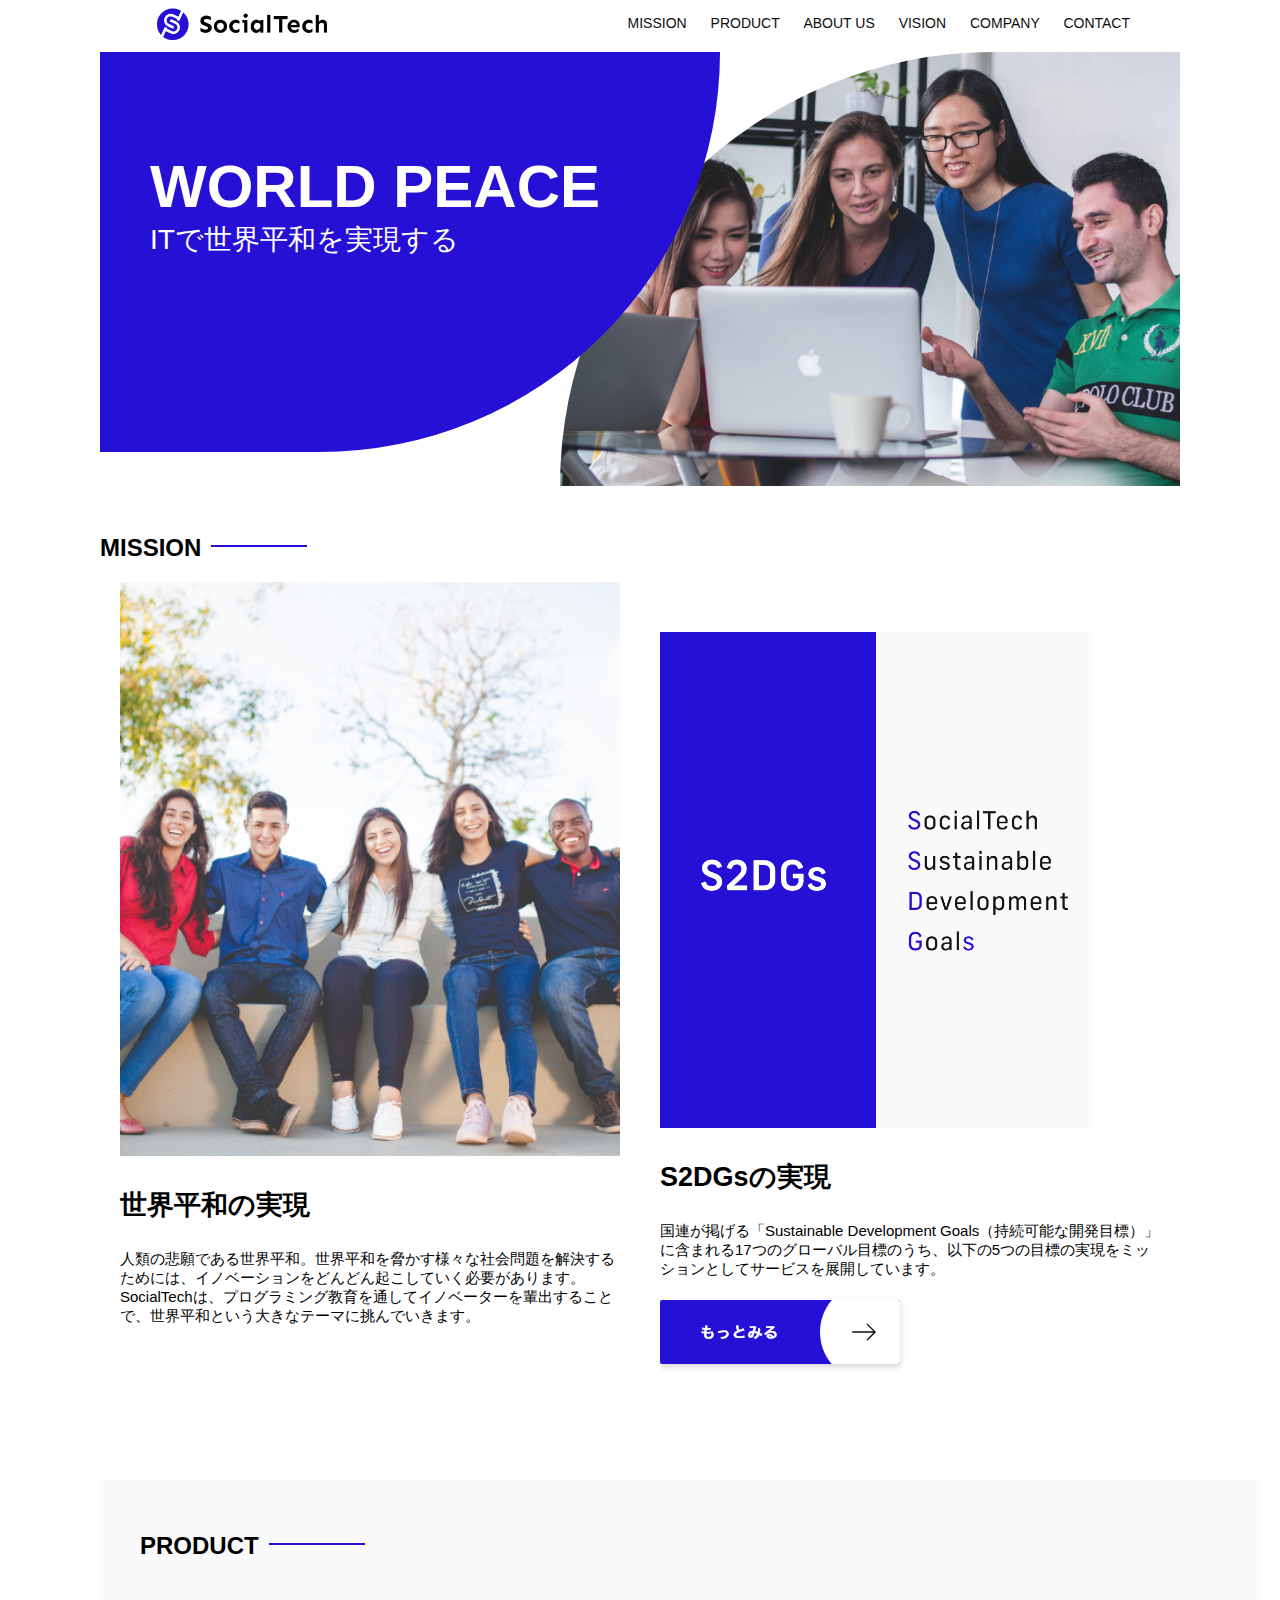
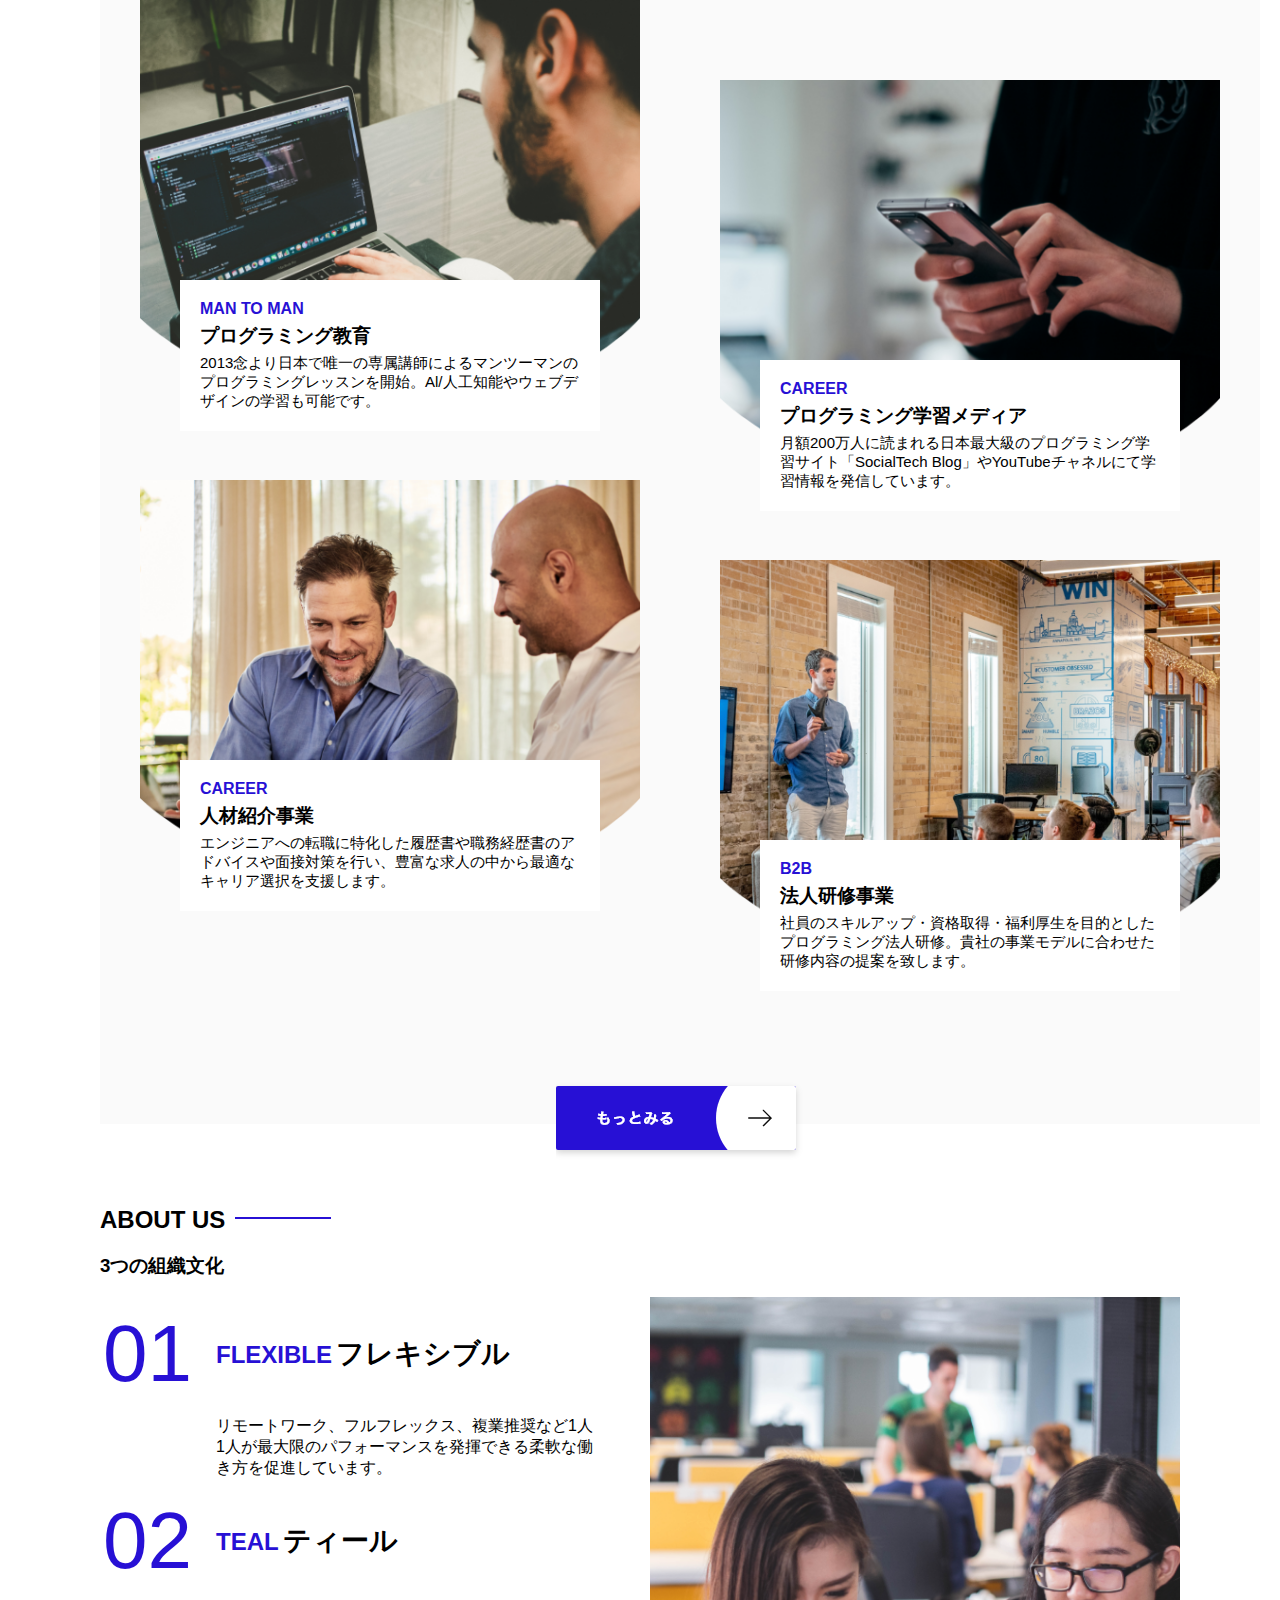
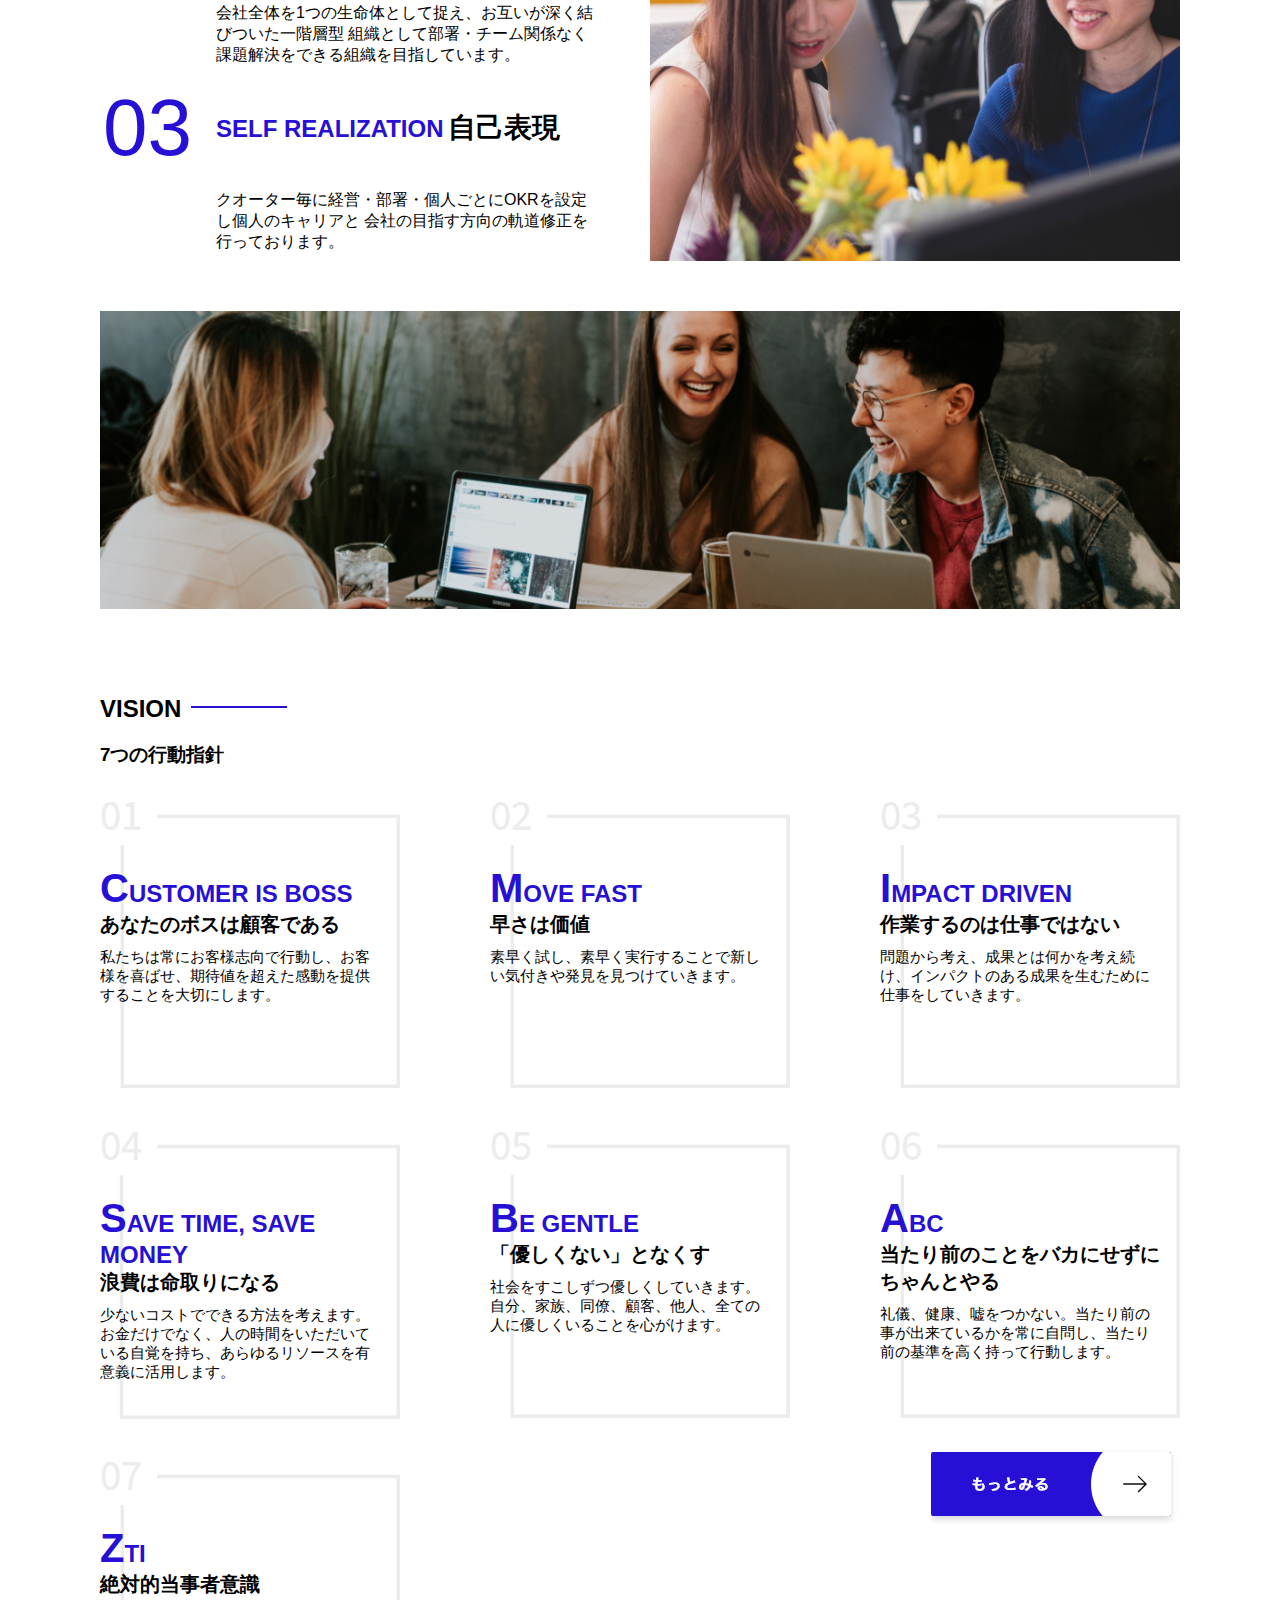
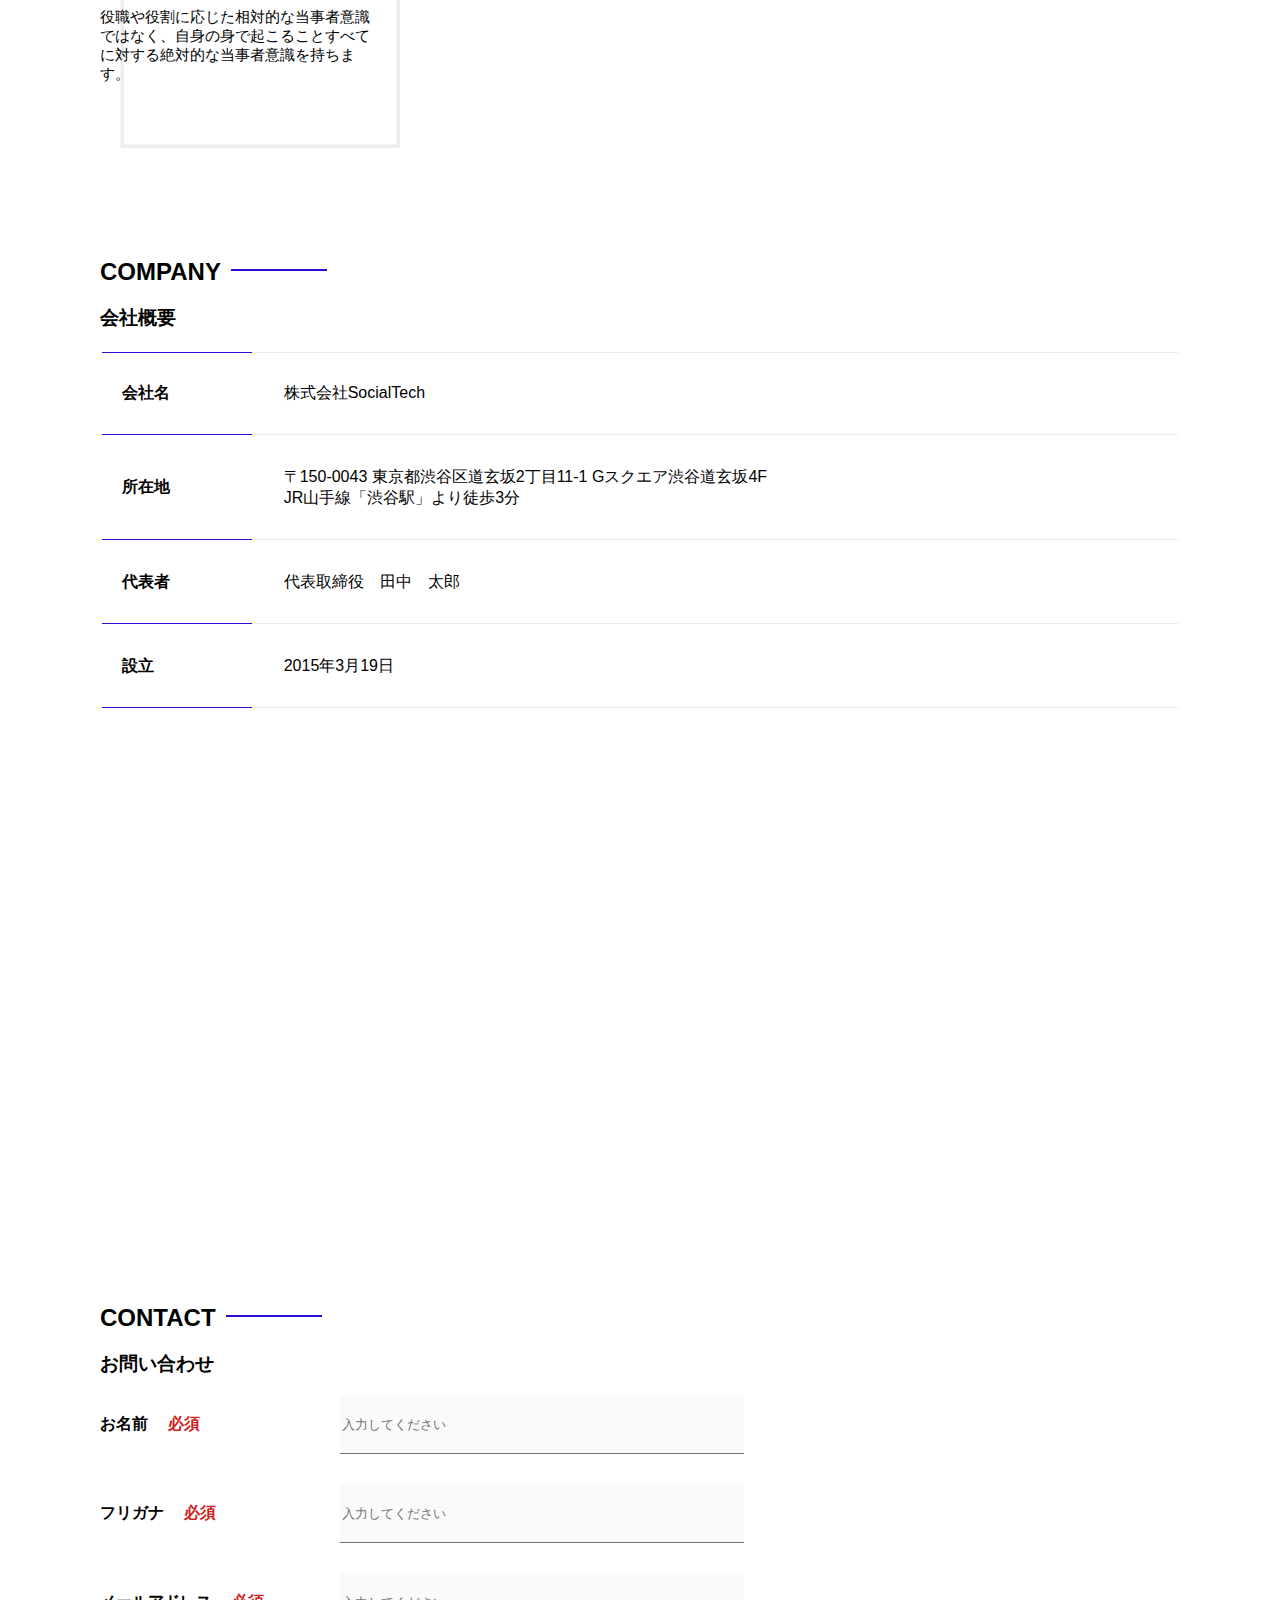
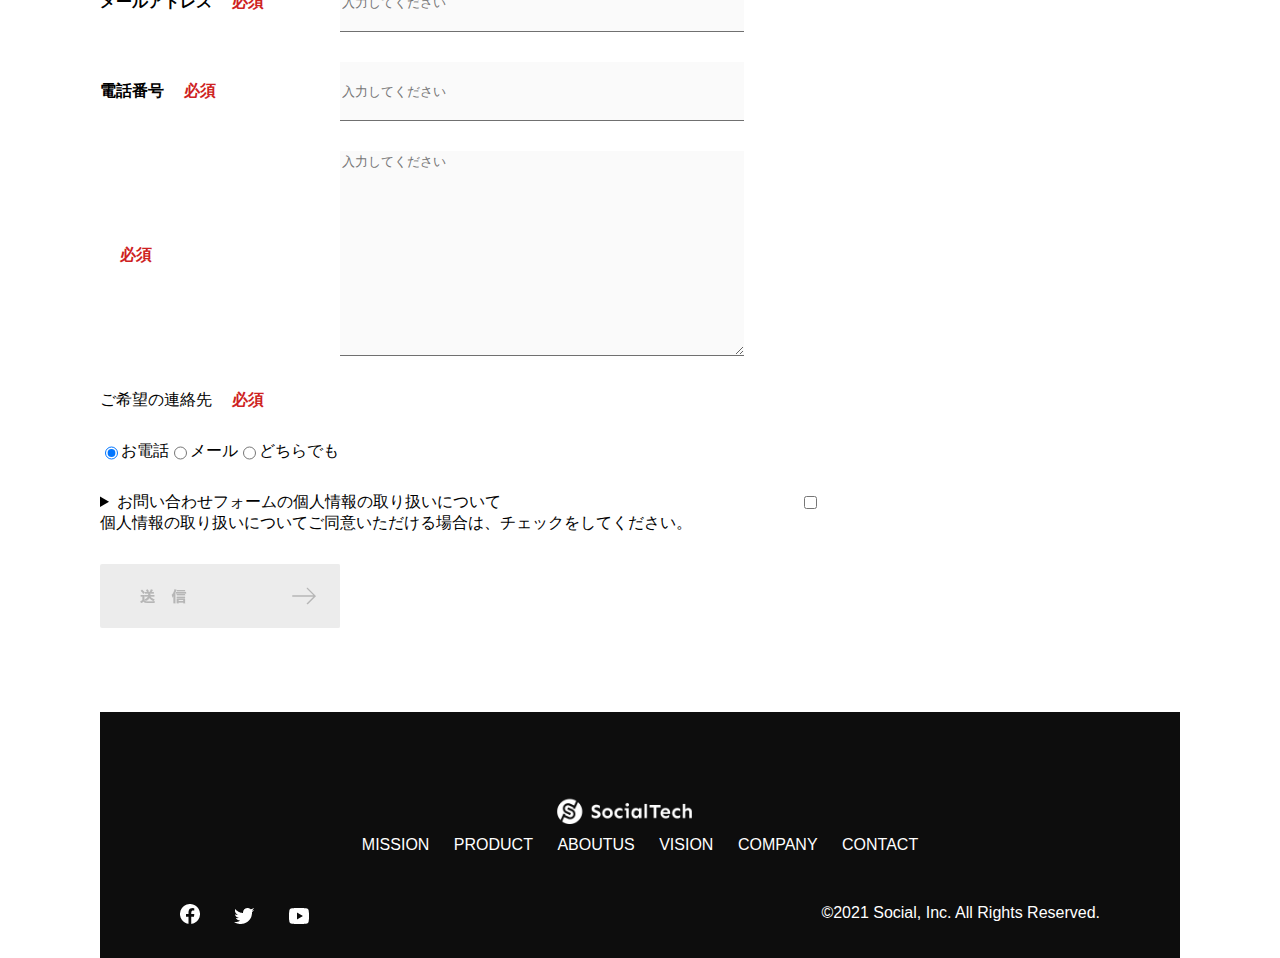
<file: index.html>
<!DOCTYPE html>
<html lang="en">
<head>
    <meta charset="UTF-8">
    <meta http-equiv="X-UA-Compatible" content="IE=edge">
    <meta name="viewport" content="width=device-width, initial-scale=1.0">
    <meta description="SocialTechはEdTech業界のリーディングカンパニーを目指します。">
    <title>Document</title>
    <link rel="stylesheet" href="style.css">
</head>
<body>
    <header>
        <a href="index.html" id="logo"><img src="images/logo.png" alt="トップページに戻る"></a>
        <nav id="nav-pc">
        <a href="mission.html">MISSION</a>
        <a href="product.html">PRODUCT</a>
        <a href="index.html#aboutus">ABOUT US</a>
        <a href="index.html#vision">VISION</a>
        <a href="index.html#company">COMPANY</a>
        <a href="index.html#contact">CONTACT</a>
        </nav>
        <img id="menu-sp" src="images/button-menu.png" alt="ナビゲーションを開く" onclick="document.getElementById('nav-sp').style.display = 'block'">
        <nav id="nav-sp">
            <img id="close" src="images/button-close.png" alt="ナビゲーションを閉じる" onclick="document.getElementById('nav-sp').style.display = 'none'">
            <a id="logo-sp" href="index.html" onclock="document.getElementById('nav-sp').style.display = 'none'"><img
                src="images/logo-sp.png" alt="トップページに戻る"></a>
            <a class="menu" href="mission.html" onclock="document.getElementById('nav-sp').style.display = 'none'">MISSION</a>
            <a class="menu" href="product.html" onclock="document.getElementById('nav-sp').style.display = 'none'">PRODUCT</a>
            <a class="menu" href="index.html#aboutus" onclock="document.getElementById('nav-sp').style.display = 'none'">ABOUTUS</a>
            <a class="menu" href="index.html#vision" onclock="document.getElementById('nav-sp').style.display = 'none'">VISION</a>
            <a class="menu" href="index.html#company" onclock="document.getElementById('nav-sp').style.display = 'none'">COMPANY</a>
            <a class="menu" href="index.html#contact" onclock="document.getElementById('nav-sp').style.display = 'none'">CONTACT</a>
            <div id="sns">
                <a href="https://www.facebook.com/sejuku2013"><img src="images/button-facebook.png" alt="Facebookのリンク"></a>
                <a href="https://twitter.com/samuraijuku"><img src="images/button-twitter.png" alt="Twitterのリンク"></a>
                <a href="https://www.youtube.com/channel/UCCFOQO5aDK0xXam4cUQXT8g"><img src="images/button-youtube.png" alt="YouTubeのリンク"></a>
            </div>
        </nav>
    </header>
    <main>
        <article>
            <section id="main-visual">
            <div id="main-message">
            <h1>WORLD PEACE</h1>
            <p>ITで世界平和を実現する</p>
            </div>
            <img src="images/index/index-main.png" alt="PCの周りに集まる多国籍の仲間たち"> 
            </section>
            <section id="mission">
                <h2 class="index-h2">MISSION</h2>
                <div id="mission-flex">
                    <div>
                        <img id="mission-photo" src="images/index/index-mission.png" alt="屋外のベンチで写真を撮影する多国籍の仲間たち">
                        <h3>世界平和の実現</h3>
                        <p>
                        人類の悲願である世界平和。世界平和を脅かす様々な社会問題を解決するためには、イノベーションをどんどん起こしていく必要があります。SocialTechは、プログラミング教育を通してイノベーターを輩出することで、世界平和という大きなテーマに挑んでいきます。
                        </p>
                    </div>
                    <div>
                        <img id="s2dgs" src="images/index/s2dgs.png" alt="S2DGs">
                        <h3>S2DGsの実現</h3>
                        <p>
                        国連が掲げる「Sustainable Development Goals（持続可能な開発目標）」に含まれる17つのグローバル目標のうち、以下の5つの目標の実現をミッションとしてサービスを展開しています。
                        </p>
                        <a href="mission.html">
                            <img src="images/button-more.png" alt="もっとみる">
                        </a>
                    </div>
                </div>
            </section>
                <section id="product">
                    <h2 class="index-h2">PRODUCT</h2>
                    <div>
                        <div id="product-left">
                            <div>
                                <img class="product-photo" src="images/index/index-mantoman.png" alt="PCでコードを書く男性">
                                <div class="product-explain">
                                    <span>MAN TO MAN</span>
                                    <h3>プログラミング教育</h3>
                                    <p>
                                        2013念より日本で唯一の専属講師によるマンツーマンのプログラミングレッスンを開始。Al/人工知能やウェブデザインの学習も可能です。
                                    </p>
                                </div>
                            </div>
                            <div>
                                <img class="product-photo" src="images/index/index-career.png" alt="PCでコードを書く男性">
                                <div class="product-explain">
                                    <span>CAREER</span>
                                    <h3>人材紹介事業</h3>
                                    <p>
                                        エンジニアへの転職に特化した履歴書や職務経歴書のアドバイスや面接対策を行い、豊富な求人の中から最適なキャリア選択を支援します。
                                    </p>
                                </div>
                            </div>
                        </div>
                       <div id="product-right">
                           <div>
                               <img class="product-photo" src="images/index/index-media.png" alt="">
                               <div class="product-explain">
                                   <span>CAREER</span>
                                   <h3>プログラミング学習メディア</h3>
                                   <p>
                                       月額200万人に読まれる日本最大級のプログラミング学習サイト「SocialTech Blog」やYouTubeチャネルにて学習情報を発信しています。
                                    </p>
                                </div>
                            </div>
                            <div>
                                <img class="product-photo" src="images/index/index-b2b.png" alt="講演中の男性とそれを聴く人々">
                                <div class="product-explain">
                                    <span>B2B</span>
                                    <h3>法人研修事業</h3>
                                    <p>
                                        社員のスキルアップ・資格取得・福利厚生を目的としたプログラミング法人研修。貴社の事業モデルに合わせた研修内容の提案を致します。
                                    </p>
                                </div>
                           </div>
                       </div>
                    </div>
                       <div>
                       <a id="product-more" href="product.html">
                        <img src="images/button-more.png" alt="もっとみる">
                       </a>
                       </div>
                </section>
                <section id="aboutus">
                    <h2 class="index-h2">ABOUT US</h2>
                    <h3>3つの組織文化</h3>
                    <div>
                        <table class="culture-table">
                            <tr>
                                <td>
                                    <span class="culture-num">01</span>
                                </td>
                                <td>
                                    <span class="culture-en">FLEXIBLE</span>
                                    <span class="culture-jp">フレキシブル</span>
                                </td>
                            </tr>
                            <tr>
                                <td>

                                </td>
                                <td>
                                    <p class="culture-description"></p>
                                    リモートワーク、フルフレックス、複業推奨など1人1人が最大限のパフォーマンスを発揮できる柔軟な働き方を促進しています。
                                </td>
                            </tr>
                            <tr>
                                <td>
                                    <span class="culture-num">02</span>
                                </td>
                                <td>
                                    <span class="culture-en">TEAL</span>
                                    <span class="culture-jp">ティール</span>
                                </td>
                            </tr>
                            <tr>
                                <td>

                                </td>
                                <td>
                                    会社全体を1つの生命体として捉え、お互いが深く結びついた一階層型
                                    組織として部署・チーム関係なく課題解決をできる組織を目指しています。
                                </td>
                            </tr>
                            <tr>
                                <td>
                                    <span class="culture-num">03</span>
                                </td>
                                <td>
                                    <span class="culture-en">SELF REALIZATION</span>
                                    <span class="culture-jp">自己表現</span>
                                </td>
                            </tr>
                            <tr>
                                <td>

                                </td>
                                <td>
                                    クオーター毎に経営・部署・個人ごとにOKRを設定し個人のキャリアと
                                    会社の目指す方向の軌道修正を行っております。
                                </td>
                            </tr>
                        </table>
                        <img class="culture-img" src="images/index/index-aboutus1.png" alt="笑顔で話し合う2人の女性">
                    </div>
                    <img class="culture-img2" src="images/index/index-aboutus2.png" alt="笑顔で話し合う3人の男女">
                </section>
                <section id="vision">
                    <h2 class="index-h2">VISION</h2>
                    <h3>7つの行動指針</h3>
                    <div>
                        <div class="vision-box">
                            <img src="images/index/vision-01.png" alt="01">
                            <span>
                                <h4>CUSTOMER IS BOSS</h4>
                                <h5>あなたのボスは顧客である</h5>
                                <p>私たちは常にお客様志向で行動し、お客様を喜ばせ、期待値を超えた感動を提供することを大切にします。</p>
                            </span>
                        </div>
                        <div class="vision-box">
                            <img src="images/index/vision-02.png" alt="02">
                            <span>
                                <h4>MOVE FAST</h4>
                                <h5>早さは価値</h5>
                                <p>素早く試し、素早く実行することで新しい気付きや発見を見つけていきます。</p>
                            </span>
                        </div>
                        <div class="vision-box">
                            <img src="images/index/vision-03.png" alt="03">
                            <span>
                                <h4>IMPACT DRIVEN</h4>
                                <h5>作業するのは仕事ではない</h5>
                                <p>問題から考え、成果とは何かを考え続け、インパクトのある成果を生むために仕事をしていきます。</p>
                            </span>
                        </div>
                        <div class="vision-box">
                            <img src="images/index/vision-04.png" alt="04">
                            <span>
                                <h4>SAVE TIME, SAVE MONEY</h4>
                                <h5>浪費は命取りになる</h5>
                                <p>少ないコストでできる方法を考えます。お金だけでなく、人の時間をいただいている自覚を持ち、あらゆるリソースを有意義に活用します。</p>
                            </span>
                        </div>
                        <div class="vision-box">
                            <img src="images/index/vision-05.png" alt="05">
                            <span>
                                <h4>BE GENTLE</h4>
                                <h5>「優しくない」となくす</h5>
                                <p>社会をすこしずつ優しくしていきます。自分、家族、同僚、顧客、他人、全ての人に優しくいることを心がけます。</p>
                            </span>
                        </div>
                        <div class="vision-box">
                            <img src="images/index/vision-06.png" alt="06">
                            <span>
                                <h4>ABC</h4>
                                <h5>当たり前のことをバカにせずにちゃんとやる</h5>
                                <p>礼儀、健康、嘘をつかない。当たり前の事が出来ているかを常に自問し、当たり前の基準を高く持って行動します。</p>
                            </span>
                        </div>
                        <div class="vision-box">
                            <img src="images/index/vision-07.png" alt="07">
                            <span>
                                <h4>ZTI</h4>
                                <h5>絶対的当事者意識</h5>
                                <p>役職や役割に応じた相対的な当事者意識ではなく、自身の身で起こることすべてに対する絶対的な当事者意識を持ちます。</p>
                            </span>
                        </div> 
                        <div>
                            <a id="product-more" href="product.html">
                             <img src="images/button-more.png" alt="もっとみる">
                            </a>
                            </div>         
                    </div>
                </section>
                <section id="company">
                    <h2 class="index-h2">COMPANY</h2>
                    <h3>会社概要</h3>
                    <table id="company-table">
                        <tr>
                            <th class="tableheader-first">会社名</th>
                            <td class="cell-first">株式会社SocialTech</td>
                        </tr>
                        <tr>
                            <th class="tableheader">所在地</th>
                            <td class="cell">〒150-0043 東京都渋谷区道玄坂2丁目11-1 Gスクエア渋谷道玄坂4F<br>JR山手線「渋谷駅」より徒歩3分</td>
                        </tr>
                        <tr>
                            <th class="tableheader">代表者</th>
                            <td class="cell">代表取締役　田中　太郎</td>
                        </tr>
                        <tr>
                            <th class="tableheader">設立</th>
                            <td class="cell">2015年3月19日</td>
                        </tr>
                    </table>
                    <iframe
                    src="https://www.google.com/maps/embed?pb=!1m18!1m12!1m3!1d3241.775954485206!2d139.69400201452794!3d35.65789123886056!2m3!1f0!2f0!3f0!3m2!1i1024!2i768!4f13.1!3m3!1m2!1s0x60188b55ffeee63f%3A0x73330361de4fb84f!2z44CSMTUwLTAwNDMg5p2x5Lqs6YO95riL6LC35Yy66YGT546E5Z2C77yS5LiB55uu77yR77yR4oiSMSBHIDRm!5e0!3m2!1sja!2sjp!4v1644131221217!5m2!1sja!2sjp"
                    style="border:0" allowfullscreen="" loading="lazy">
                    </iframe>
                </section>
                <section id="contact">
                    <h2 class="index-h2">CONTACT</h2>
                    <h3>お問い合わせ</h3>
                        <form action="https://api.staticforms.xyz/submit" method="post">
                            <input type="text" name="honeypot" style="display:none">
                            <input type="hidden" name="accessKey" value="cc62ba55-5632-4394-bb91-3f7382d41bdd">
                            <input type="hidden" name="subject" value="Webサイトからお問い合わせがありました" />
                            <input type="hidden" name="replyTo" value="b093820profit@gmail.com">
                            <input type="hidden" name="redirectTo" value="">
                        <div>
                        <div class="contact-heading">
                            <label class="contact-label">お名前<span class="contact-span">必須</span></label>
                        </div>
                        <div class="contact-form">
                            <input type="text" name="name" placeholder="入力してください" class="contact-textbox">
                        </div>
                    　　</div>
                        <div>
                        <div class="contact-heading">
                            <label class="contact-label">フリガナ<span class="contact-span">必須</span></label>
                        </div>
                        <div class="contact-form">
                            <input type="text" name="furigana" placeholder="入力してください" class="contact-textbox">
                        </div>
                        </div>
                        <div>
                        <div class="contact-heading">
                            <label class="contact-label">メールアドレス<span class="contact-span">必須</span></label>
                        </div>
                        <div class="contact-form">
                            <input type="text" name="e-mail" placeholder="入力してください" class="contact-textbox">                                </div>
                        </div>
                        <div>
                        <div class="contact-heading">
                            <label class="contact-label">電話番号<span class="contact-span">必須</span></label>
                        </div>
                        <div class="contact-form">
                            <input type="text" name="tel" placeholder="入力してください" class="contact-textbox">                                </div>
                        </div>
                        <div>
                        <div class="contact-heading">
                            <label class="contact-form"><span class="contact-span">必須</span></label>
                        </div>
                        <div class="contact-form">
                            <textarea class="contact-textarea" placeholder="入力してください" name="message"></textarea>
                        </div>
                        </div>
                        <div class="contact-heading">
                            <label class="contact-form">ご希望の連絡先<span class="contact-span">必須</span></label>
                        </div>
                        <div>
                            <input class="radiobutton" type="radio" value="tel" name="contact" checked><label>お電話</label>
                            <input class="radiobutton" type="radio" value="mail" name="contact"><label>メール</label>
                            <input class="radiobutton" type="radio" value="both" name="contact"><label>どちらでも</label>
                        </div>
                        <div>
                            <details>
                                <summary>お問い合わせフォームの個人情報の取り扱いについて</summary>
                                <div>
                                <span>１．組織の名称又は氏名</span><br>
                   株式会社SocialTech<br><br>
                   <span>２．個人情報保護管理者（若しくはその代理人）の氏名又は職名、所属及び連絡先
                     鈴木 一郎 コーポレート部</span><br>
                   メールアドレス：support@socialtech.net<br>
                   TEL：03-xxxx-xxxx<br>
                   <span>３．個人情報の利用目的</span><br>
                   ・本サービス及び本サービスに関連する情報の提供又はそれらに関する連絡のため<br>
                   ・ユーザーの本人確認のため<br>
                   ・当社サービスのご案内のため<br>
                   ・当社の商品等の広告または宣伝（電子メールによるものを含むものとします。）<br><br>
                   <span>４．個人情報の取り扱い業務の委託</span><br>
                   個人情報の取扱業務の全部または一部を外部に業務委託する場合があります。<br>
                   その際、弊社は、個人情報を適切に保護できる管理体制を敷き実行していることを条件として<br>
                   委託先を厳選したうえで、機密保持契約を委託先と締結し、お客様の個人情報を厳密に管理させます。<br><br>
                   <span>５．個人情報の開示等の請求</span><br>
                   お客様は、弊社に対してご自身の個人情報の開示等（利用目的の通知、開示、内容の訂正・追加・削除、利用の停止または消去、第三者への提供の停止）に関して、当社問合わせ窓口に申し出ることができます。<br>
                   その際、弊社はお客様ご本人を確認させていただいたうえで、合理的な期間内に対応いたします。<br><br>
                   なお、個人情報に関する弊社問合わせ先は、次の通りです。<br><br>
                   株式会社SocialTech　個人情報問合せ窓口<br>
                   〒150-0043　東京都渋谷区道玄坂2丁目11-1 Ｇスクエア渋谷道玄坂 4F<br>
                   メールアドレス：support@socialtech.net　TEL：03-xxxx-xxxx<br><br>
                   <span>６．個人情報を提供されることの任意性について</span><br><br>
                   お客様がご自身の個人情報を弊社に提供されるか否かは、お客様のご判断によりますが、もしご提供されない場合には、適切なサービスが提供できない場合がありますので予めご了承ください。
                                </div>
                            </details>
                            <input type="checkbox" name="agree">
                            <span>個人情報の取り扱いについてご同意いただける場合は、チェックをしてください。</span>
                        </div>
                        <input type="image" value="Submit" src="images/button-submit.png" alt="送信する">
                    </form>
                </section>
                <footer>
                    <div id="footer-logo">
                        <img src="images/logo-sp.png" alt="SocialTech">
                    </div>
                    <div id="footer-link">
                        <a href="mission.html">MISSION</a>
                        <a href="product.html">PRODUCT</a>
                        <a href="index.html#aboutus">ABOUTUS</a>
                        <a href="index.html#vision">VISION</a>
                        <a href="index.html#company">COMPANY</a>
                        <a href="index.html#contact">CONTACT</a>
                    </div>
                    <div id="sns-footer">
                        <a href="https://www.facebook.com/sejuku2013"><img src="images/button-facebook.png" alt="Facebookのリンク"></a>
                        <a href="https://twitter.com/samuraijuku"><img src="images/button-twitter.png" alt="Twitterのリンク"></a>
                        <a href="https://www.youtube.com/channel/UCCFOQO5aDK0xXam4cUQXT8g"><img src="images/button-youtube.png" alt="YouTubeのリンク"></a>
                        <span id="copyright">&copy;2021 Social, Inc. All Rights Reserved. </span>
                    </div>
                </footer>
        </article>
    </main>    
</body>
</html>
</file>
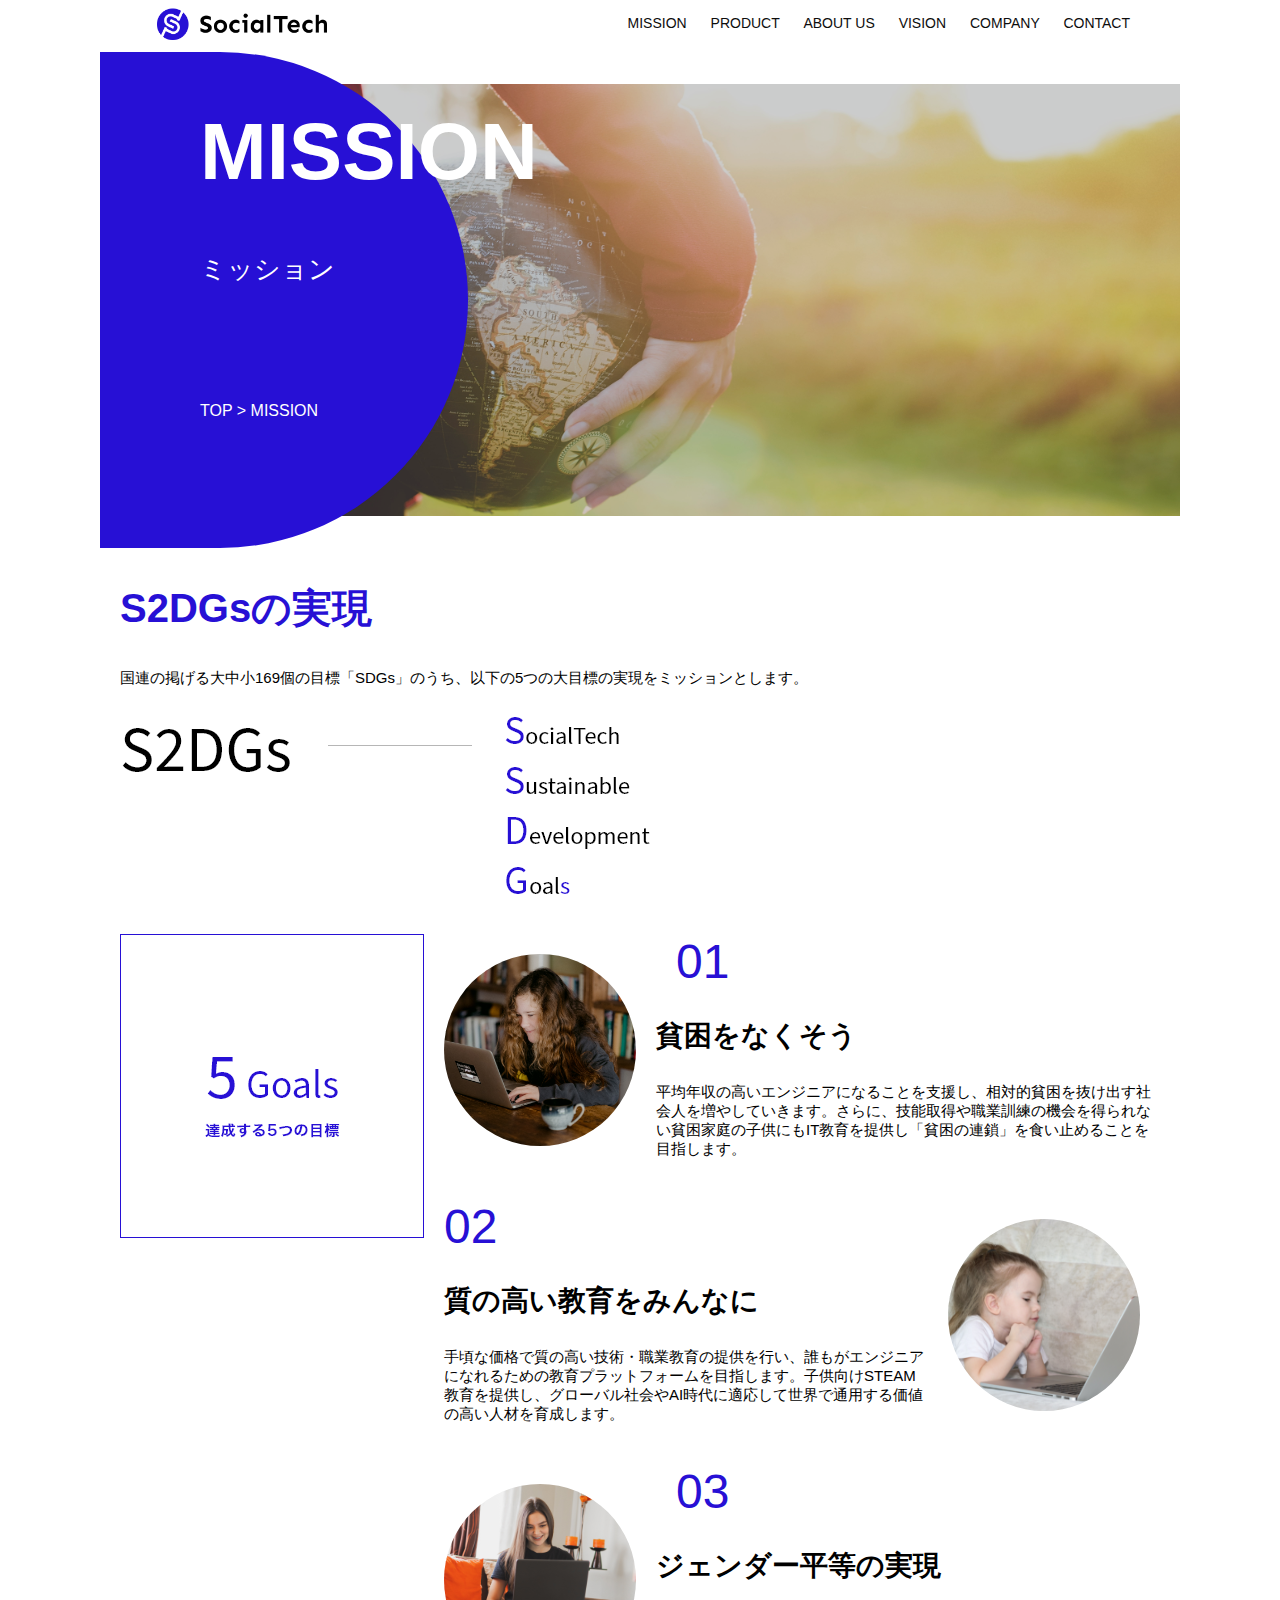
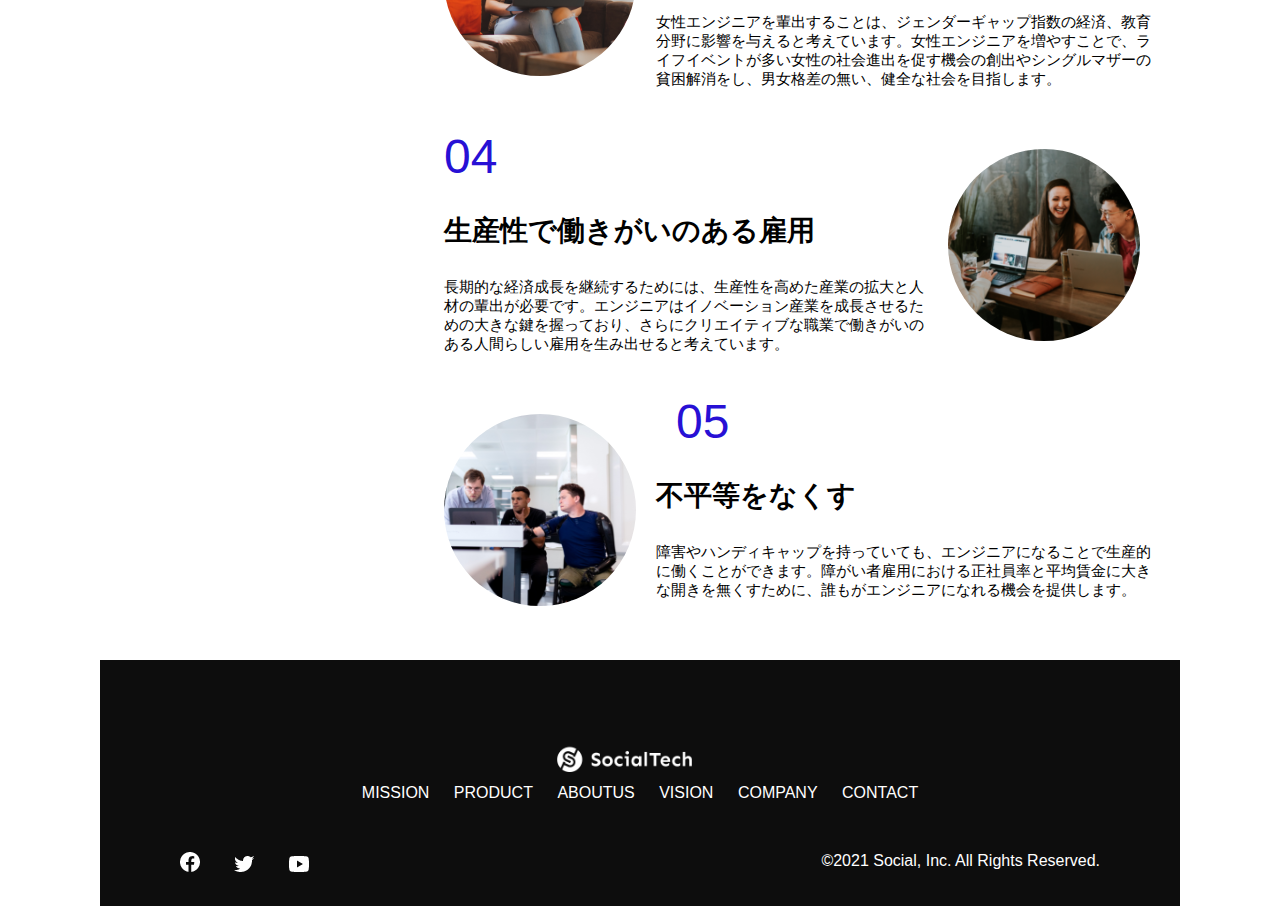
<file: mission.html>
<!DOCTYPE html>
<html lang="en">
<head>
    <meta charset="UTF-8">
    <meta http-equiv="X-UA-Compatible" content="IE=edge">
    <meta description="SocialTechが目指す５つの目標（S2DGs）を紹介します">
    <meta name="viewport" content="width=device-width, initial-scale=1.0">
    <title>SocialTech - MISSION　ミッション -</title>
    <link rel="stylesheet" href="style.css">
</head>
<body>
    <header>
        <a href="index.html" id="logo"><img src="images/logo.png" alt="トップページに戻る"></a>
        <nav id="nav-pc">
        <a href="mission.html">MISSION</a>
        <a href="product.html">PRODUCT</a>
        <a href="index.html#aboutus">ABOUT US</a>
        <a href="index.html#vision">VISION</a>
        <a href="index.html#company">COMPANY</a>
        <a href="index.html#contact">CONTACT</a>
        </nav>
        <img id="menu-sp" src="images/button-menu.png" alt="ナビゲーションを開く" onclick="document.getElementById('nav-sp').style.display = 'block'">
        <nav id="nav-sp">
            <img id="close" src="images/button-close.png" alt="ナビゲーションを閉じる" onclick="document.getElementById('nav-sp').style.display = 'none'">
            <a id="logo-sp" href="index.html" onclock="document.getElementById('nav-sp').style.display = 'none'"><img
                src="images/logo-sp.png" alt="トップページに戻る"></a>
            <a class="menu" href="mission.html" onclock="document.getElementById('nav-sp').style.display = 'none'">MISSION</a>
            <a class="menu" href="product.html" onclock="document.getElementById('nav-sp').style.display = 'none'">PRODUCT</a>
            <a class="menu" href="index.html#aboutus" onclock="document.getElementById('nav-sp').style.display = 'none'">ABOUTUS</a>
            <a class="menu" href="index.html#vision" onclock="document.getElementById('nav-sp').style.display = 'none'">VISION</a>
            <a class="menu" href="index.html#company" onclock="document.getElementById('nav-sp').style.display = 'none'">COMPANY</a>
            <a class="menu" href="index.html#contact" onclock="document.getElementById('nav-sp').style.display = 'none'">CONTACT</a>
            <div id="sns">
                <a href="https://www.facebook.com/sejuku2013"><img src="images/button-facebook.png" alt="Facebookのリンク"></a>
                <a href="https://twitter.com/samuraijuku"><img src="images/button-twitter.png" alt="Twitterのリンク"></a>
                <a href="https://www.youtube.com/channel/UCCFOQO5aDK0xXam4cUQXT8g"><img src="images/button-youtube.png" alt="YouTubeのリンク"></a>
            </div>
        </nav>
    </header>
<main>
    <article>
        <section id="mission-main">
            <div id="mission-title">
                <h1>MISSION</h1>
                <span>ミッション</span>
                <div>TOP > MISSION</div>
            </div>
        </section>
        <section id="mission-s2dgs">
            <h2 class="mission-h2">S2DGsの実現</h2>
            <p>国連の掲げる大中小169個の目標「SDGs」のうち、以下の5つの大目標の実現をミッションとします。</p>
            <img src="images/mission/mission-s2dgs.png" alt="S2dgs">
        </section>
        <section  id="mission-5goals">
            <div>
                <img id="s2dgs-image" src="images/mission/mission-5goals.png" alt="5Goals">
            </div>
            <div>
                <div>
                    <img class="fivegoals-images-left" src="images/mission/mission-5goals01.png" alt="PCを操作する女の子">
                    <span class="fivegoals-number">01</span>
                    <h3 class="fivegoals-h3">貧困をなくそう</h3>
                    <p class="fivegoals-p">
                        平均年収の高いエンジニアになることを支援し、相対的貧困を抜け出す社会人を増やしていきます。さらに、技能取得や職業訓練の機会を得られない貧困家庭の子供にもIT教育を提供し「貧困の連鎖」を食い止めることを目指します。
                    </p>
                </div>
                <div>
                    <img class="fivegoals-images-right" src="images/mission/mission-5goals02.png" alt="PCを見つめる小さい女の子">
                    <span class="fivegoals-number">02</span>
                    <h3 class="fivegoals-h3">質の高い教育をみんなに</h3>
                    <p class="fivegoals-p">
                        手頃な価格で質の高い技術・職業教育の提供を行い、誰もがエンジニアになれるための教育プラットフォームを目指します。子供向けSTEAM教育を提供し、グローバル社会やAI時代に適応して世界で通用する価値の高い人材を育成します。
                    </p>
                </div>
                <div>
                    <img class="fivegoals-images-left" src="images/mission/mission-5goals03.png" alt="PCを操作する女性">
                    <span class="fivegoals-number">03</span>
                    <h3 class="fivegoals-h3">ジェンダー平等の実現</h3>
                    <p class="fivegoals-p">
                        女性エンジニアを輩出することは、ジェンダーギャップ指数の経済、教育分野に影響を与えると考えています。女性エンジニアを増やすことで、ライフイベントが多い女性の社会進出を促す機会の創出やシングルマザーの貧困解消をし、男女格差の無い、健全な社会を目指します。
                    </p>
                </div>
                <div>
                    <img class="fivegoals-images-right" src="images/mission/mission-5goals04.png" alt="笑顔で話し合う３人の男女">
                    <span class="fivegoals-number">04</span>
                    <h3 class="fivegoals-h3">生産性で働きがいのある雇用</h3>
                    <p class="fivegoals-p">
                        長期的な経済成長を継続するためには、生産性を高めた産業の拡大と人材の輩出が必要です。エンジニアはイノベーション産業を成長させるための大きな鍵を握っており、さらにクリエイティブな職業で働きがいのある人間らしい雇用を生み出せると考えています。
                    </p>
                </div>
                <div>
                    <img class="fivegoals-images-left" src="images/mission/mission-5goals05.png" alt="障害を持つ男性が生き生きと働く様子">
                    <span class="fivegoals-number">05</span>
                    <h3 class="fivegoals-h3">不平等をなくす</h3>
                    <p class="fivegoals-p">
                        障害やハンディキャップを持っていても、エンジニアになることで生産的に働くことができます。障がい者雇用における正社員率と平均賃金に大きな開きを無くすために、誰もがエンジニアになれる機会を提供します。
                    </p>
                </div>
            </div>
        </section>
            <footer>
                <div id="footer-logo">
                    <img src="images/logo-sp.png" alt="SocialTech">
                </div>
                <div id="footer-link">
                    <a href="mission.html">MISSION</a>
                    <a href="product.html">PRODUCT</a>
                    <a href="index.html#aboutus">ABOUTUS</a>
                    <a href="index.html#vision">VISION</a>
                    <a href="index.html#company">COMPANY</a>
                    <a href="index.html#contact">CONTACT</a>
                </div>
                <div id="sns-footer">
                    <a href="https://www.facebook.com/sejuku2013"><img src="images/button-facebook.png" alt="Facebookのリンク"></a>
                    <a href="https://twitter.com/samuraijuku"><img src="images/button-twitter.png" alt="Twitterのリンク"></a>
                    <a href="https://www.youtube.com/channel/UCCFOQO5aDK0xXam4cUQXT8g"><img src="images/button-youtube.png" alt="YouTubeのリンク"></a>
                    <span id="copyright">&copy;2021 Social, Inc. All Rights Reserved. </span>
                </div>
            </footer>
    </article>
</main>    
</body>
</html>
</file>
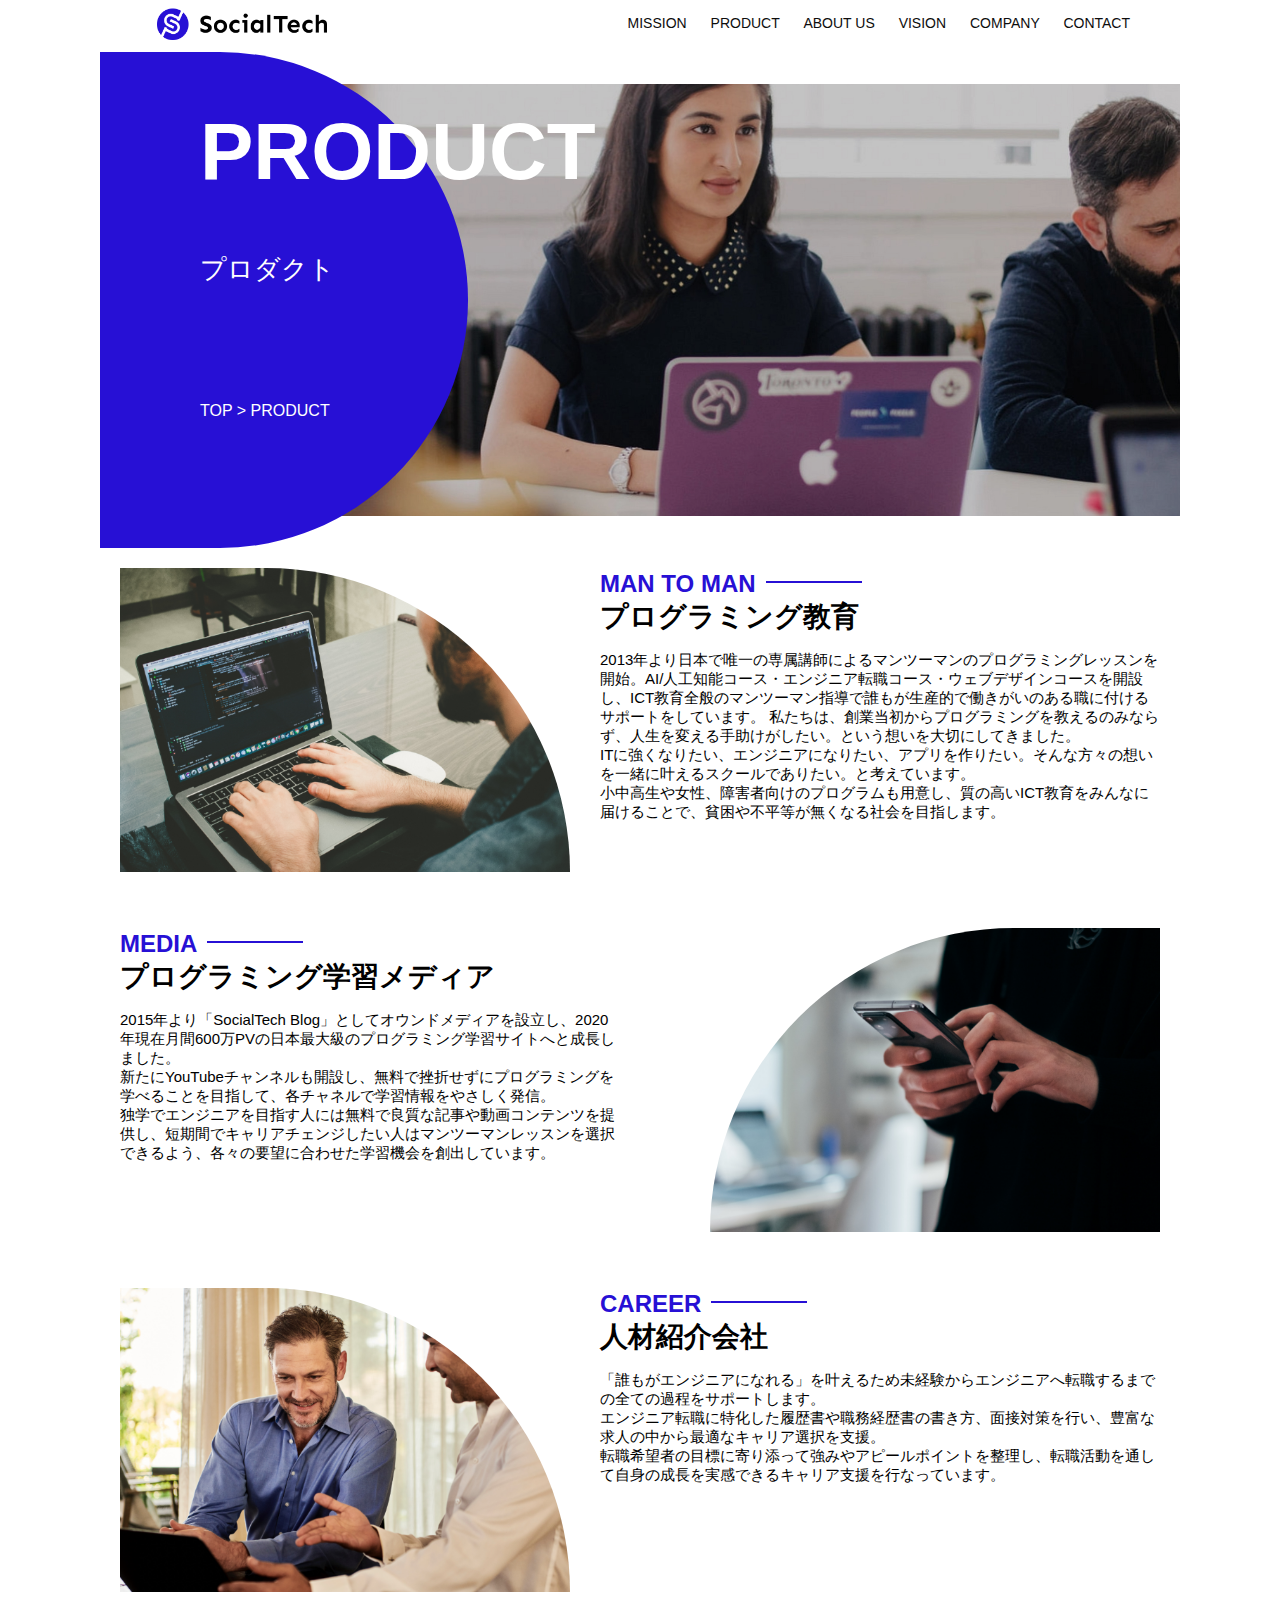
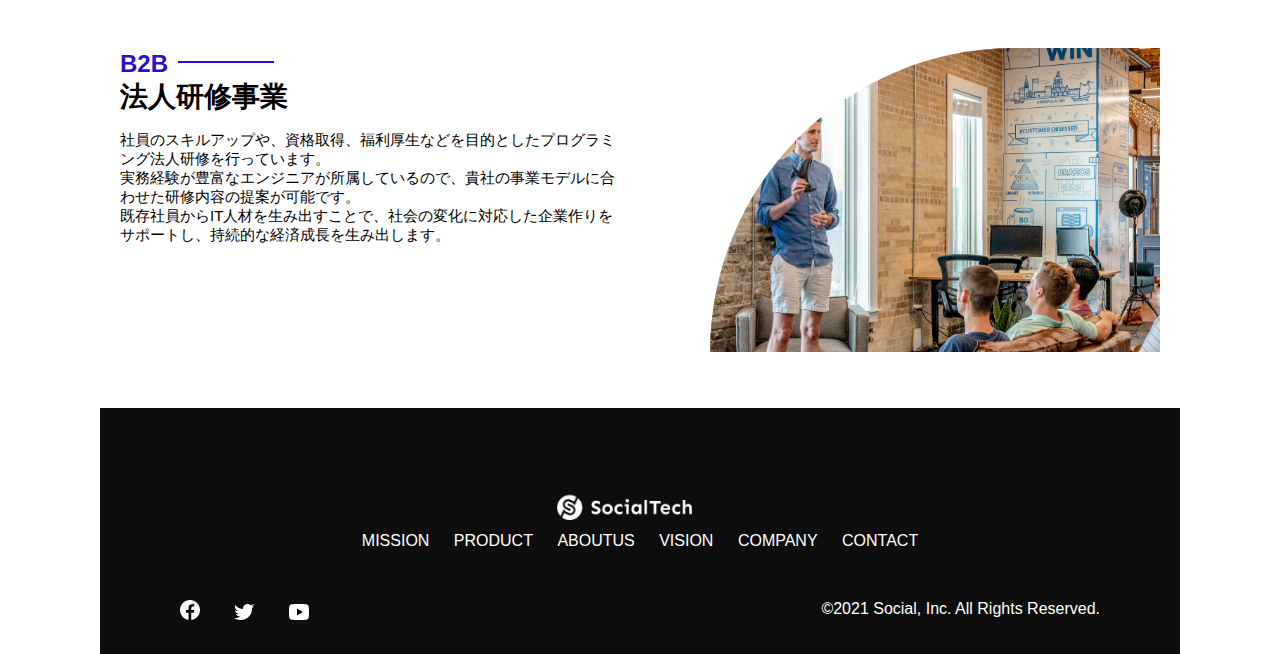
<file: product.html>
<!DOCTYPE html>
<html lang="en">
<head>
    <meta charset="UTF-8">
    <meta http-equiv="X-UA-Compatible" content="IE=edge">
    <meta description="SocialTechの４つのプロダクトを紹介します">
    <meta name="viewport" content="width=device-width, initial-scale=1.0">
    <title>SocialTech - PRODUCT　プロダクト -</title>
    <link rel="stylesheet" href="style.css">
</head>
<body>
    <header>
        <a href="index.html" id="logo"><img src="images/logo.png" alt="トップページに戻る"></a>
        <nav id="nav-pc">
        <a href="mission.html">MISSION</a>
        <a href="product.html">PRODUCT</a>
        <a href="index.html#aboutus">ABOUT US</a>
        <a href="index.html#vision">VISION</a>
        <a href="index.html#company">COMPANY</a>
        <a href="index.html#contact">CONTACT</a>
        </nav>
        <img id="menu-sp" src="images/button-menu.png" alt="ナビゲーションを開く" onclick="document.getElementById('nav-sp').style.display = 'block'">
        <nav id="nav-sp">
            <img id="close" src="images/button-close.png" alt="ナビゲーションを閉じる" onclick="document.getElementById('nav-sp').style.display = 'none'">
            <a id="logo-sp" href="index.html" onclock="document.getElementById('nav-sp').style.display = 'none'"><img
                src="images/logo-sp.png" alt="トップページに戻る"></a>
            <a class="menu" href="mission.html" onclock="document.getElementById('nav-sp').style.display = 'none'">MISSION</a>
            <a class="menu" href="product.html" onclock="document.getElementById('nav-sp').style.display = 'none'">PRODUCT</a>
            <a class="menu" href="index.html#aboutus" onclock="document.getElementById('nav-sp').style.display = 'none'">ABOUTUS</a>
            <a class="menu" href="index.html#vision" onclock="document.getElementById('nav-sp').style.display = 'none'">VISION</a>
            <a class="menu" href="index.html#company" onclock="document.getElementById('nav-sp').style.display = 'none'">COMPANY</a>
            <a class="menu" href="index.html#contact" onclock="document.getElementById('nav-sp').style.display = 'none'">CONTACT</a>
            <div id="sns">
                <a href="https://www.facebook.com/sejuku2013"><img src="images/button-facebook.png" alt="Facebookのリンク"></a>
                <a href="https://twitter.com/samuraijuku"><img src="images/button-twitter.png" alt="Twitterのリンク"></a>
                <a href="https://www.youtube.com/channel/UCCFOQO5aDK0xXam4cUQXT8g"><img src="images/button-youtube.png" alt="YouTubeのリンク"></a>
            </div>
        </nav>
    </header>
    <main>
        <article>
            <section id="product-main">
                <div id="product-title">
                    <h1>PRODUCT</h1>
                    <span>プロダクト</span>
                    <div>TOP > PRODUCT</div>
                </div>
            </section>
            <section class="product-section1">
                <img src="images/product/product-mantoman.png" alt="PCでコードを書く男性">
                <div>
                <h2 class="product-h2">MAN TO MAN</h2>
                <h3 class="product-h3">プログラミング教育</h3>
                <p>2013年より日本で唯一の専属講師によるマンツーマンのプログラミングレッスンを開始。AI/人工知能コース・エンジニア転職コース・ウェブデザインコースを開設し、ICT教育全般のマンツーマン指導で誰もが生産的で働きがいのある職に付けるサポートをしています。
                    私たちは、創業当初からプログラミングを教えるのみならず、人生を変える手助けがしたい。という想いを大切にしてきました。<br>ITに強くなりたい、エンジニアになりたい、アプリを作りたい。そんな方々の想いを一緒に叶えるスクールでありたい。と考えています。<br>小中高生や女性、障害者向けのプログラムも用意し、質の高いICT教育をみんなに届けることで、貧困や不平等が無くなる社会を目指します。</p>
            </div>
            </section>
            <section class="product-section2">
                <div>
                <h2 class="product-h2">MEDIA</h2>
                <h3 class="product-h3">プログラミング学習メディア</h3>
                <p>2015年より「SocialTech
                    Blog」としてオウンドメディアを設立し、2020年現在月間600万PVの日本最大級のプログラミング学習サイトへと成長しました。<br>新たにYouTubeチャンネルも開設し、無料で挫折せずにプログラミングを学べることを目指して、各チャネルで学習情報をやさしく発信。<br>独学でエンジニアを目指す人には無料で良質な記事や動画コンテンツを提供し、短期間でキャリアチェンジしたい人はマンツーマンレッスンを選択できるよう、各々の要望に合わせた学習機会を創出しています。</p>
                </div>
                    <img src="images/product/product-media.png" alt="スマートフォンを操る人">
            </section>
            <section class="product-section1">
                <img src="images/product/product-career.png" alt="笑顔で話し合う二人の男性">
                <div>
                <h2 class="product-h2">CAREER</h2>
                <h3 class="product-h3">人材紹介会社</h3>
                <p>「誰もがエンジニアになれる」を叶えるため未経験からエンジニアへ転職するまでの全ての過程をサポートします。<br>エンジニア転職に特化した履歴書や職務経歴書の書き方、面接対策を行い、豊富な求人の中から最適なキャリア選択を支援。<br>転職希望者の目標に寄り添って強みやアピールポイントを整理し、転職活動を通して自身の成長を実感できるキャリア支援を行なっています。<br>
                </p>
            </div>
            </section>
            <section class="product-section2">
                <div>
                <h2 class="product-h2">B2B</h2>
                <h3 class="product-h3">法人研修事業</h3>
                <p>社員のスキルアップや、資格取得、福利厚生などを目的としたプログラミング法人研修を行っています。<br>実務経験が豊富なエンジニアが所属しているので、貴社の事業モデルに合わせた研修内容の提案が可能です。<br>既存社員からIT人材を生み出すことで、社会の変化に対応した企業作りをサポートし、持続的な経済成長を生み出します。</p>
                </div>
                <img src="images/product/product-b2b.png" alt="講演中の男性とそれを聴く人々">
            </section>
        </article>
        <footer>
            <div id="footer-logo">
                <img src="images/logo-sp.png" alt="SocialTech">
            </div>
            <div id="footer-link">
                <a href="mission.html">MISSION</a>
                <a href="product.html">PRODUCT</a>
                <a href="index.html#aboutus">ABOUTUS</a>
                <a href="index.html#vision">VISION</a>
                <a href="index.html#company">COMPANY</a>
                <a href="index.html#contact">CONTACT</a>
            </div>
            <div id="sns-footer">
                <a href="https://www.facebook.com/sejuku2013"><img src="images/button-facebook.png" alt="Facebookのリンク"></a>
                <a href="https://twitter.com/samuraijuku"><img src="images/button-twitter.png" alt="Twitterのリンク"></a>
                <a href="https://www.youtube.com/channel/UCCFOQO5aDK0xXam4cUQXT8g"><img src="images/button-youtube.png" alt="YouTubeのリンク"></a>
                <span id="copyright">&copy;2021 Social, Inc. All Rights Reserved. </span>
            </div>
        </footer>
    </main>    
</body>
</html>
</file>
<file: style.css>
/* PC、スマホ共通スタイル　*/
body {
    font-family: "Source Sans Pro", "Hiragino Kaku Gothic ProN" , Meiryo, Arial, sans-serif;
}
p {
    font-size: 15px;
}
@media screen and (min-width: 768px) {    
body {
    max-width: 1080px;
    min-width: 960px;
    margin: 0 auto 0 auto;
}
header {
    display: flex;
    justify-content: space-between;
    max-width: 980px;
    margin: 0 auto 0 auto;
}
#nav-pc {
    text-align: right;
    font-size: 14px;
    padding-top: 15px;
}
#nav-pc > a {
    text-decoration: none;
    margin-left: 20px;
}
#nav-pc > a:link {
    color: #0d0d0d;
}
#nav-pc > a:visited {
    color: #0d0d0d;
}
#nav-pc > a:hover {
    color: #020202;
    text-decoration: underline;
}
#nav-pc > a:active {
    color: #0d0d0d;
}
#nav-sp,
#menu-sp {
    display:none;
}

#main-visual {
    position: relative;
    height: 400px;
}
#main-message {
    position: absolute;
    left: 0;
    top: 0;
    background-color: #2710d5;
    color: #ffffff;
    border-radius: 0 0 476px 0;
    max-width: 620px;
    height: 100%;
    width: 100%;
    z-index: 11;
}
#main-message h1 {
    font-size: 60px;
    font-weight: bold; 
    margin: 100px 0 0 50px;
}
#main-message p {
    font-size: 28px;
    margin: 0 0 0 50px;
}
#main-visual img {
    max-width: 620px;
    border-radius: 476px 0 0 0;
    position: absolute;
    top: 0;
    right: 0;
    z-index: 10;
}
.index-h2 {
    margin: 40px 0 0 0;
}
.index-h2::after {
    content: url("images/line.png");
    margin-left: 10px;
}
#mission h3 {
    font-size: 27px;
}
#mission {
    margin: 80px auto 80px auto;
    width: 100%;
}
#mission-flex {
    width: 100%;
    display: flex;
}
#mission-flex div {
    width: 50%;
    margin: 20px 20px 20px 20px;
}
#mission-photo {
    width: 100%;
}
#s2dgs {
    margin-top: 50px;
}
#product {
    background-color: #fafafa;
    width: 100%;
    margin: 80px 0 80px 0;
    padding: 10px 40px 0 40px;
}
#product > div {
    margin-top: 40px;
    display: flex;
}
#product-left {
    width: 50%;
    margin-right: 20px;
}
#product-right {
    width: 50%;
    margin-left: 20px;
    margin-top: 80px;
}
#product-left > div {
    position: relative;
    height: 480px;
    margin-right:20px
}
#product-right > div {
    position: relative;
    height: 480px;
    margin-left: 20px;
}
.product-photo {
    width: 100%;
}
.product-explain {
    background-color: #ffffff;
    position: absolute;
    left: 0;
    top: 280px;
    margin: 0 40px 0 40px;
    padding: 20px;
    box-shadow: 5px 5px 10px rgra(0, 0, 0, 0.05);
}
.product-explain > span {
    color: #2710d5;
    font-weight: bold;
    font-size: 16px;
    margin: 0;
}
.product-explain > h3 {
    margin-top: 5px;
    margin-bottom: 5px;
}
.product-explain > p {
    margin: 0;
}
#product-more {
    margin: 0 auto -42px auto;
}
#aboutus {
    margin: 80px auto 80px auto;
}
#aboutus > div {
    display: flex;
}
.culture-img {
    width: 100%;
    align-self: flex-start;
}
.culture-img2 {
    margin-top: 50px;
    width: 100%;
}
.culture-table {
    max-width: 500px;
    margin-right: 50px;
}
.culture-num {
    font-size: 80px;
    color: #2710d5;
    margin-right: 20px;
}
.culture-en {
    color: #2710d5;
    font-weight: bold;
    font-size: 24px;
}
.culture-jp {
    font-size: 28px;
    font-weight: bold;
}
.culture-description {
    margin: 0;
}
#vision {
    margin: 80px auto 80px auto;
}
#vision > div {
    width: 100%;
    display: flex;
    justify-content: space-between;
    flex-wrap: wrap;
}
.vision-box {
    width: 300px;
    height: 300px;
    margin-bottom: 30px;
    position: relative;
}
.vision-box > img {
    width: 100%;
    height: auto;
    position: absolute;
    top: 0;
    left: 0;
    z-index: 30;
}
.vision-box > span {
    position: absolute;
    top: 0;
    left: 0;
    z-index: 31;
    margin-right: 20px;
}
.vision-box > span > h4 {
    color: #2710d5;
    font-size: 24px;
    margin: 80px 0 0 0;
}
.vision-box > span > h4::first-letter {
    font-size: 40px;
}
.vision-box > span > h5 {
    font-size: 20px;
    margin: 0;
}
.vision-box > span > p {
    margin: 10px 0 0 0;
}
#company {
    margin: 80px auto 80px auto;
}
#company-table {
    width: 100%;
}
.tableheader {
    text-align: left;
    padding: 20px;
    border-bottom-color: #2710d5;
    border-bottom-width: 1px;
    border-bottom-style: solid;
}
.tableheader-first {
    text-align: left;
    padding: 20px;
    border-bottom-color: #2710d5;
    border-bottom-width: 1px;
    border-bottom-style: solid;
    border-top-color: #2710d5;
    border-top-width: 1px;
    border-top-style: solid;
}
.cell {
    padding: 30px;
    border-bottom-color: #ececec;
    border-bottom-width: 1px;
    border-bottom-style: solid;
}
.cell-first {
    padding: 30px;
    border-bottom-color: #ececec;
    border-bottom-width: 1px;
    border-bottom-style: solid;
    border-top-color: #ececec;
    border-top-width: 1px;
    border-top-style: solid;
}
#company > iframe {
    width: 100%;
    height: 468px;
    margin-top: 40px;
}

#contact {
    margin: 80px auto 80px auto;
}
#contact > form > div {
    display: flex;
    flex-direction: row;
    flex-wrap: wrap;
    padding-bottom: 30px;
}
.contact-heading {
    width: 240px;
    align-self: center;
}
.contact-label {
    width: 200px;
    font-weight: bold;
}
.contact-span {
    color: #ce2222;
    margin-left: 20px;
    font-weight: bold;
}
.contact-textbox {
    border-top: 0;
    border-left: 0;
    border-right: 0;
    border-bottom-width: 1px;
    border-bottom-color: #707070;
    border-bottom-style: solid;
    background-color: #fafafa;
    width: 400px;
    height: 56px;
}
.contact-textarea {
    border-top: 0;
    border-left: 0;
    border-right: 0;
    border-bottom-width: 1px;
    border-bottom-color: #707070;
    border-bottom-style: solid;
    background-color: #fafafa;
    width: 400px;
    height: 200px;
}
details {
    width: 700px;
}
details div {
    background-color: #fafafa;
    padding: 20px;
}
details span {
    font-weight: bold;
}
footer {
    background-color: #0d0d0d;
    text-align: center;
    padding: 80px 80px 30px 80px;
}
#footer-logo {
    margin-right: 30px;
}
#footer-link {
    margin-bottom: 50px;
}
#footer-link > a {
    text-decoration: none;
    margin: 10px;
}
#footer-link > a:link {
    color: #ffffff;
}
#footer-link > a:visited {
    color: #ffffff;
}
#footer-link > a:hover {
    color: #ffffff;
    text-decoration: underline;
}
#footer-link > a:active {
    color: #ffffff;
}
#sns-footer {
    text-align: left;
    width: 100%;
}
#sns-footer a {
    margin-right: 30px;
}
#copyright {
    color: #ffffff;
    text-align: right;
    float: right;
}
#mission-main {
    height: 496px;
    width: 100%;
    background-image: url(images/mission/mission-main.png);
    background-repeat: no-repeat;
    background-position-y: center;
}
#mission-title {
    background-color: #2710d5;
    width: 368px;
    color: #ffffff;
    height: 496px;
    border-radius: 0 248px 248px 0;
    position: relative;
}
#mission-title > h1 {
    position: absolute;
    top: 0;
    left: 100px;
    font-size: 80px;
}
#mission-title > span {
    position: absolute;
    top: 200px;
    left: 100px;
    font-size: 26px;
}
#mission-title > div {
    position: absolute;
    top: 350px;
    left: 100px;
    font-size: 16px;
}
#mission-s2dgs {
    width: 100%;
    margin: 20px;
}
.mission-h2 {
    color: #2710d5;
    font-size: 40px;
}
.mission-h2::after {
    content: none;
}
#mission-5goals {
    margin: 20px;
    display: flex;
}
#mission-5goals > div {
    flex-grow: 1;
}
#mission-5goals > div > div {
    margin-bottom: 40px;
}
.fivegoals-images-right {
    float: right;
    margin: 20px;
}
.fivegoals-images-left {
    float: left;
    margin: 20px;
}
.fivegoals-number {
    color: #2710d5;
    font-size: 48px;
    margin-left: 20px;
}
.fivegoals-h3 {
    font-size: 28px;
    font-weight: bold;
    margin-left: 20px;
}
.fivegoals-p {
    margin-left: 20px;
}
#product-main {
    height: 496px;
    width: 100%;
    background-image: url(images/product/product-main.png);
    background-repeat: no-repeat;
    background-position-y: center;
}
#product-title {
    background-color: #2710d5;
    width: 368px;
    color: #ffffff;
    height: 496px;
    border-radius: 0 248px 248px 0;
    position: relative;
}
#product-title > h1 {
    position: absolute;
    top: 0;
    left: 100px;
    font-size: 80px;
}
#product-title > span {
    position: absolute;
    top: 200px;
    left: 100px;
    font-size: 26px;
}
#product-title > div {
    position: absolute;
    top: 350px;
    left: 100px;
}
.product-section1 {
    position: relative;
    margin: 20px;
    height: 340px;
}
.product-section1 > img {
    position: absolute;
    top: 0;
    left: 0;
    width: 450px;
    margin: 0 40px 30px 0;
    border-radius: 0 432px 0 0;
}
.product-section1 > div {
    position: absolute;
    top: 0;
    left: 480px;
}
.product-section2 {
    position: relative;
    margin: 20px;
    height: 340px;
}
.product-section2 > img {
    position: absolute;
    top: 0;
    right: 0;
    width: 450px;
    margin-left: 40px;
    margin-bottom: 30px;
    border-radius: 432px 0 0 0;
}
.product-section2 > div {
    width: 500px;
    position: absolute;
    top: 0;
    left: 0;
}
.product-h2 {
    color: #2710d5;
    font-size: 24px;
    margin: 0;
}
.product-h2::after {
    content: url("images/line.png");
    margin-left: 10px;
}

.product-h3 {
    font-size: 28px;
    margin: 0;
}
}

@media screen and (max-width: 767px) {
    body {
        min-width: 375px;
        margin: 0;
    }
    #nav-pc {
        display: none;
    }
    #menu-sp {
        float: right;
        padding: 0;
    }
    #nav-sp {
        background-color: #2710d5;
        position: absolute;
        left: 0;
        top: 0;
        height: 100%;
        width: 100%;
        display: none;
        z-index: 100;
    }
    #close {
        position: absolute;
        top: 20px;
        right: 20px;
    }
    #logo-sp {
        margin: 80px 0 30px 20px;
    }
    #nav-sp > a:link {
        color: #ffffff;
    }
    #nav-sp > a:visited {
        color: #ffffff;
    }
    #nav-sp > a:hover {
        color: #ffffff;
        text-decoration: underline;
    }
    #nav-sp > a:active {
        color: #ffffff;
    }
    #nav-sp > .menu {
        text-decoration: none;
        display: block;
        margin: 0 20px 0 20px;
        height: 44px;
        font-size: 16px;
        background-image: url(images/arrow.png);
        background-repeat: no-repeat;
        background-position: right top;
    }
    #sns {
        position: absolute;
        bottom: 20px;
        left: 20px;
    }
    #sns > a {
        margin-top: 30px;
    }
    #main-visual {
        position: relative;
        height: 470px;
        width: 100%;
        overflow: hidden;
    }
    #main-visual > div {
        position: absolute;
        top: 0;
        left: 0;
        background-color: #2710d5;
        color: white;
        border-radius:0 0 476px 0;
        text-align: center;
        height: 280px;
        width: 100%;
        z-index: 11;
    }
    #main-visual > div > div {
        margin-top: 100px;
        margin-bottom: auto;
    }
    #main-message h1 {
        font-size: 28px;
        margin-top: 90px;
    }
    #main-message p {
        margin: 0;
    }
    #main-visual > img {
        width: 100%;
        border-radius: 476px 0 0 0;
        z-index: 10;
        position: absolute;
        bottom: 0;
        right: 0;
    }
    .index-h2::after {
        content: url(images/line.png);
        margin-left: 10px;
    }
    #mission h3 {
        font-size: 24px;
        margin-top: 10px;
    }
    #mission {
        margin: 20px;
    }
    #mission-photo {
        width: 100%;
    }
    #s2dgs {
        width: 100%;
    }
    #product {
        background-color: #fafafa;
        margin: 80px auto 0px auto;
        max-width: 980px;
        padding-top: 10px;
    }
    #product h2 {
        margin-left: 20px;
    }
    #product-left {
        margin: 0 20px 0 20px;
    }
    #product-right {
        margin: 0 20px 0 20px;
    }
    #product-left > div {
        position: relative;
        height: 540px;
    }
    #product-right > div {
        position: relative;
        height: 540px;
    }
    .product-explain {
        background-color: #ffffff;
        position: absolute;
        left: 0;
        bottom: 50px;
        padding: 20px;
        box-shadow: 100% 10px rgba(0, 0, 0, 0.05);
    }
    .product-explain > span {
        color: #2710d5;
        font-weight: bold;
        font-size: 16px;
        margin: 0;
    }
    .product-explain > h3 {
        margin-top: 10px;
        margin-bottom: 10px;
    }
    .product-photo {
        width: 100%;
    }
    #product-more > img {
        margin-bottom: -42px;
        margin-left: 20px;
    }
    #aboutus {
        margin: 80px 20px 80px 20px;
      }
    
      #aboutus > div {
        display: flex;
        flex-direction: column;
      }
    
      .culture-table {
        width: 100%;
        padding-right: 20px;
        order: 2;
      }
      .culture-img {
        width: 100%;
        order: 1;
      }
    
      .culture-img2 {
          width: 100%;
      }
    
    .culture-num {
        font-size: 80px;
        color: #2710d5;
    }
    .culture-en {
        color: #2710d5;
        font-weight: bold;
        font-size: 24px;
        display: block;
    }
    .culture-jp {
        display: block;
    }
    .culture-description {
        margin: 0;
    }
    #vision {
        margin: 80px 20px 80px 20px;
    }
    .vision-box {
        width: 300px;
        height: 300px;
        margin-bottom: 30px;
        position: relative;
    }
    .vision-box > img {
        width: 100%;
        height: auto;
        position: absolute;
        top: 0;
        left: 0;
        z-index: 30;
    }
    .vision-box > span {
        position: absolute;
        top: 0;
        left: 0;
        z-index: 31;
        margin-right: 20px;
    }
    .vision-box > span > h4 {
        color: #2710d5;
        font-size: 24px;
        margin-top: 60px;
    }
    .vision-box > span > h5 {
        font-size: 20px;
        margin: 0;
    }
    .vision-box > span > p {
        margin-top: 10px;
    }
    #company {
        margin: 0 20px 0 20px;
    }
    #company {
        margin-bottom: 20px;
    }
    #company > table {
        width: 100%;
    }
    .tableheader-first {
    text-align: left;
    padding: 20px;
    border-bottom-color: #2710d5;
    border-bottom-width: 1px;
    border-bottom-style: solid;
    border-top-color: #2710d5;
    border-top-width: 1px;
    border-top-style: solid;
    width: 50px;
    }
    .tableheader {
        text-align: left;
        padding: 20px;
        border-bottom-color: #2710d5;
        border-bottom-width: 1px;
        border-bottom-style: solid;
        width: 50px;
    }
    .cell {
        padding: 20px;
        border-bottom-width: 1px;
        border-bottom-style: solid;
        border-bottom-color: #ececec;
    }
    .cell-first {
        padding: 20px;
        border-bottom-width: 1px;
        border-bottom-style: solid;
        border-bottom-color: #ececec;
        border-top-color: #ececec;
        border-top-width: 1px;
        border-top-style: solid;
    }
    #company > iframe {
        width: 100%;
        height: 240px;
        margin-top: 40px;
    }
    #contact {
        margin: 80px 20px 80px 20px;
    }
    #contact > h3 {
        margin-bottom: 20px;
    }
    #contact > form > div {
        margin-bottom: 20px;
    }
    .contact-heading {
        margin-bottom: 20px;
    }
    .contact-label {
        width: 200px;
        font-weight: bold;
    }
    .contact-span {
        color: #ce2222;
        margin-left: 20px;
        font-weight: bold;
    }
    .contact-textbox {
        height: 56px;
        border-top: 0;
        border-left: 0;
        background-color: #fafafa;
        border-bottom-color: #707070;
        border-bottom-width: 1px;
        border-bottom-style: solid;
        min-width: 300px;
        width: 100%;
    }
    .contact-textarea {
        height: 150px;
        border-top: 0;
        border-left: 0;
        border-right: 0;
        background-color: #fafafa;
        width: 100%;
    }
    .radiobutton {
        margin-bottom: 20px;
    }
    .radiobutton + label::after {
        content: "\A";
        white-space: pre;
    }
    footer {
        background-color: #0d0d0d;
        padding: 20px 30px 50px 20px;
    }
    #footer-logo {
        margin-bottom: 30px;
    }
    #footer-link {
        margin-bottom: 50px;
    }
    #footer-link > a {
        text-decoration: none;
        margin: 0 20px 30px 0;
        display: block;
        background-image: url(images/arrow.png);
        background-repeat: no-repeat;
        background-position: right top;
    }
    #footer-link > a:link {
        color: #ffffff;
    }
    #footer-link > a:visited {
        color: #ffffff;
    }
    #footer-link > a:hover {
        color: #ffffff;
        text-decoration: underline;
    }
    #footer-link > a:active {
        color: #ffffff;
    }
    #sns-footer {
        display: block;
        width: 100%;
    }
    #sns-footer > a {
        margin-right: 30px;
    }
    #copyright {
        font-size: 12px;
        display: block;
        margin-top: 30px;
        color: #ffffff;
    }
    #mission-main {
        height: 256px;
        width: 100%;
        background-image: url(images/mission/mission-main.png);
        background-repeat: no-repeat;
        background-position-y: center;
        background-size: auto 208px;
    }
    #mission-title {
        background-color: #2710d5;
        width: 136px;
        color: #ffffff;
        height: 256px;
        border-radius: 0 248px 248px 0;
        position: relative;
    }
    #mission-title > h1 {
        position: absolute;
        top: 0;
        left: 20px;
        font-size: 40px;
    }
    #mission-title > span {
        position: absolute;
        top: 110px;
        left: 20px;
        font-size: 18px;
    }
    #mission-title > div {
        position: absolute;
        top: 180px;
        left: 20px;
        font-size: 13px;
    }
    #mission-s2dgs {
        margin: 20px;
    }
    .mission-h2 {
        color: #2710d5;
        font-size: 38px;
    }
    .mission-h2::after {
        content: none;
    }
    #mission-s2dgs > img {
        width: 100%;
    }
    #mission-s2dgs > img {
        width: 100%;
    }
    #mission-5goals {
        margin: 20px;
    }
    #mission-5goals > div > div {
        margin-bottom: 40px;
    }
    .fivegoals-images-right {
        margin: 20px auto 20px auto;
        display: block;
    }
    .fivegoals-images-left {
        margin: 20px auto 20px auto;
        display: block;
    }
    .fivegoals-number {
        color: #2710d5;
        font-size: 48px;
        margin: 0;
    }
    .fivegoals-h3 {
        font-size: 28px;
        margin: 0ch;
    }
    .fivegoals-p {
        margin: 0;
    }
    #product-main {
        height: 256px;
        width: 100%;
        background-image: url(images/product/product-main.png);
        background-repeat: no-repeat;
        background-position-y: center;
        background-size: auto 208px;
    }
    #product-title {
        background-color: #2710d5;
        width: 138px;
        color: #ffffff;
        height: 256px;
        border-radius: 0 248px 248px 0;
        position: relative;
    }
    #product-title > h1 {
        position: absolute;
        top: 0;
        left: 20px;
        font-size: 40px;
    }
    #product-title > span {
        position: absolute;
        top: 110px;
        left: 20px;
        font-size: 18px;
    }
    #product-title > div {
        position: absolute;
        top: 180px;
        left: 20px;
        font-size: 13px;
    }
    .product-section1 {
        margin: 20px;
    }
    .product-section1 > img {
        width: 100%;
        border-radius: 0 300px 0 0;
    }
    .product-section2 {
        margin: 20px;
        display: flex;
        flex-direction: column;
    }
    .product-section2 > img {
        width: 100%;
        order: 1;
        border-radius: 300px 0 0 0;
    }
    .product-section2 > div {
        order: 2;
    }
    .product-h2 {
        color: #2710d5;
        font-size: 24px;
        margin: 0;
    }
    .product-h2::after {
        content: url("images/line.png");
        margin-left: 10px;
    }
    .product-h3 {
        font-size: 28px;
        margin: 0;
    }
}
</file>
